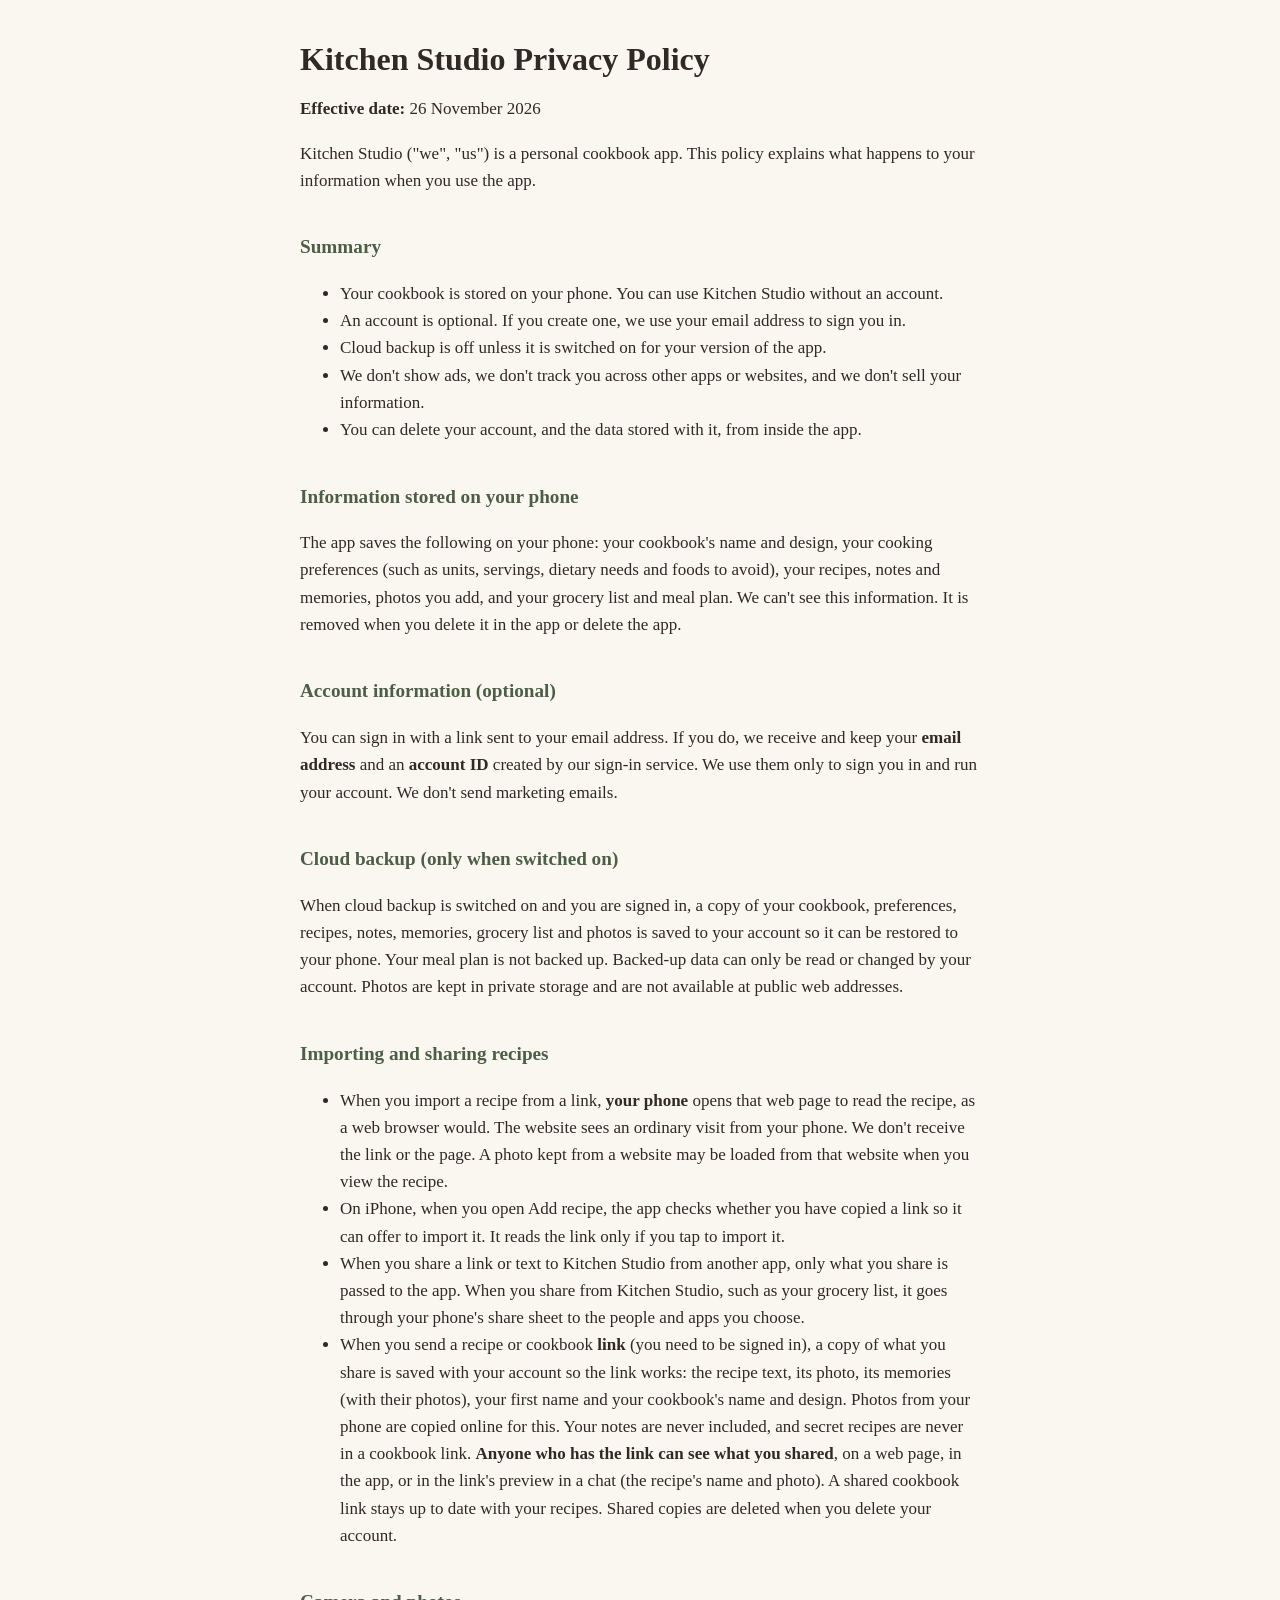
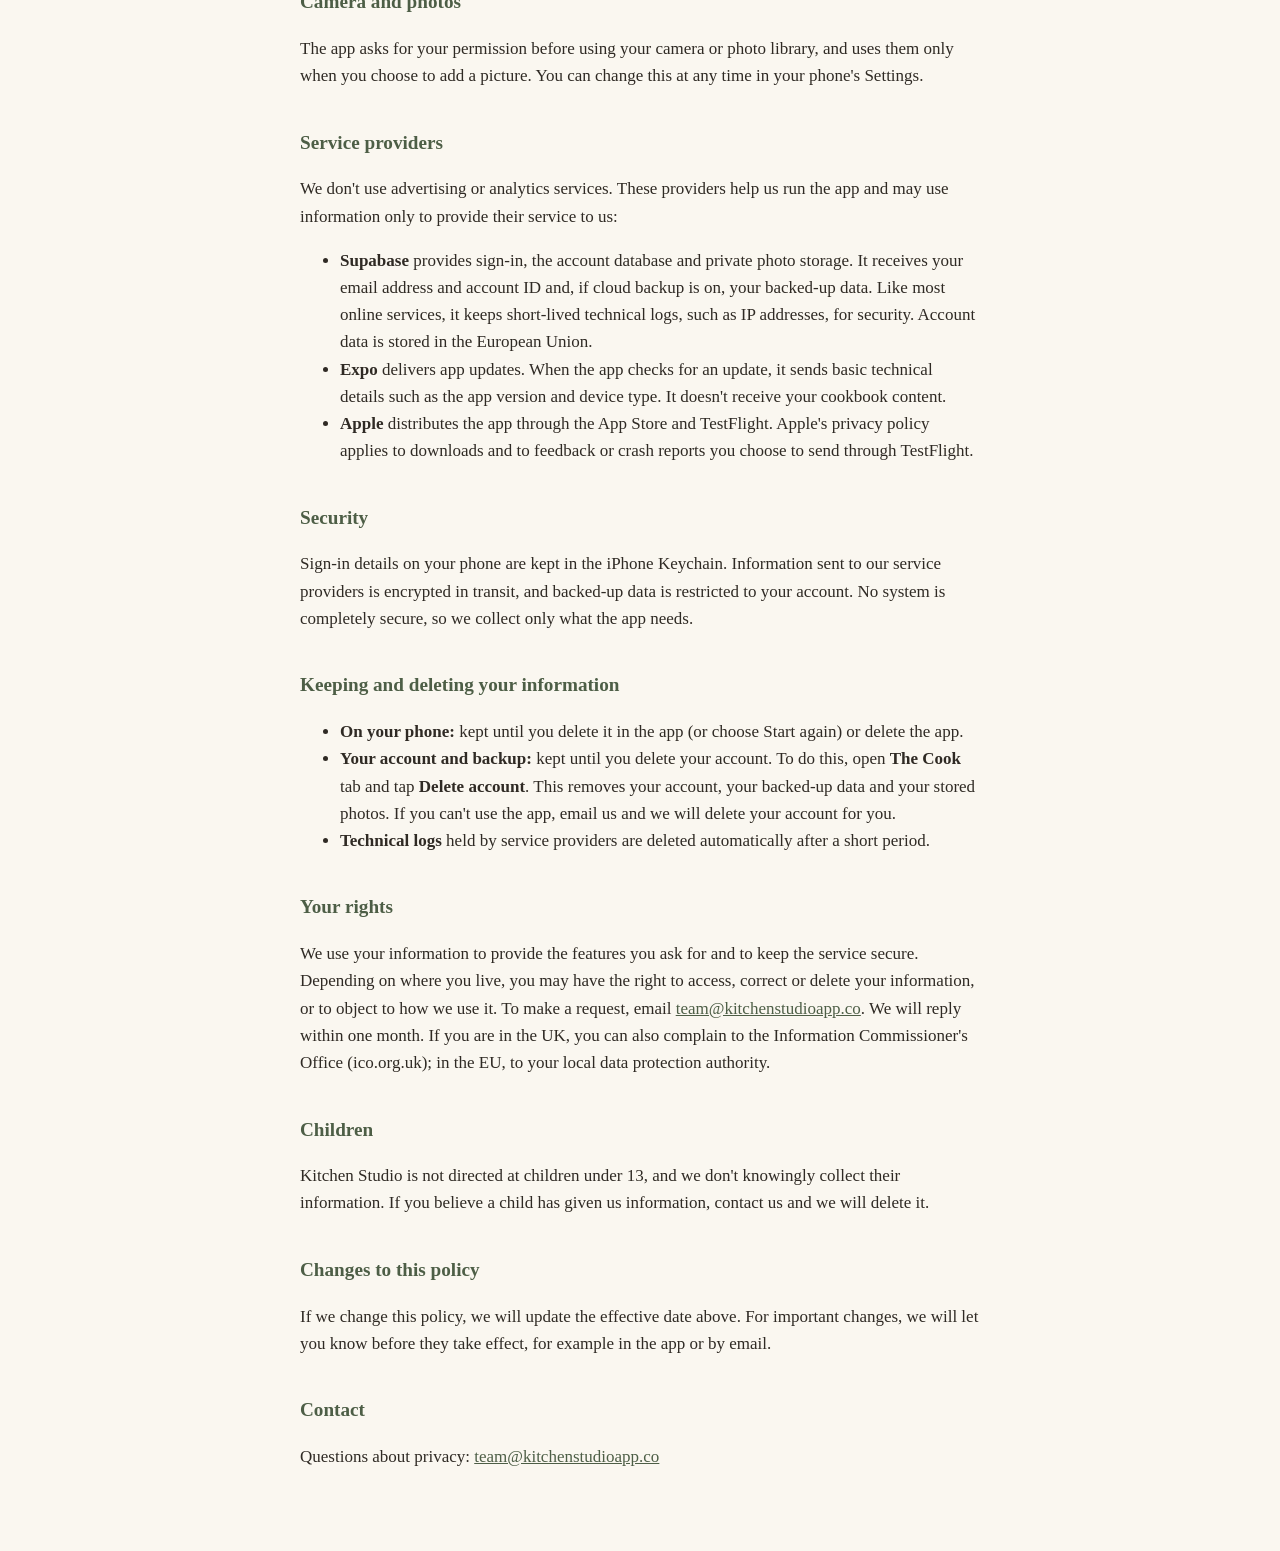
<file: index.html>
<!DOCTYPE html>
<html lang="en">
<head>
<meta charset="utf-8">
<meta name="viewport" content="width=device-width, initial-scale=1">
<meta name="robots" content="noindex">
<title>Kitchen Studio Privacy Policy</title>
<style>
  body { margin: 0; background: #FAF7F0; color: #2F2A24; font: 17px/1.6 Georgia, "Times New Roman", serif; }
  main { max-width: 680px; margin: 0 auto; padding: 40px 22px 64px; }
  h1 { font-size: 2rem; line-height: 1.2; margin: 0 0 8px; }
  h2 { font-size: 1.2rem; margin: 2em 0 0.5em; color: #4D5E46; }
  a { color: #4D5E46; }
</style>
</head>
<body>
<main>
<h1 id="kitchen-studio-privacy-policy">Kitchen Studio Privacy
Policy</h1>
<p><strong>Effective date:</strong> 26 November 2026</p>
<p>Kitchen Studio ("we", "us") is a personal cookbook app. This policy
explains what happens to your information when you use the app.</p>
<h2 id="summary">Summary</h2>
<ul>
<li>Your cookbook is stored on your phone. You can use Kitchen Studio
without an account.</li>
<li>An account is optional. If you create one, we use your email address
to sign you in.</li>
<li>Cloud backup is off unless it is switched on for your version of the
app.</li>
<li>We don't show ads, we don't track you across other apps or websites,
and we don't sell your information.</li>
<li>You can delete your account, and the data stored with it, from
inside the app.</li>
</ul>
<h2 id="information-stored-on-your-phone">Information stored on your
phone</h2>
<p>The app saves the following on your phone: your cookbook's name and
design, your cooking preferences (such as units, servings, dietary needs
and foods to avoid), your recipes, notes and memories, photos you add,
and your grocery list and meal plan. We can't see this information. It
is removed when you delete it in the app or delete the app.</p>
<h2 id="account-information-optional">Account information
(optional)</h2>
<p>You can sign in with a link sent to your email address. If you do, we
receive and keep your <strong>email address</strong> and an
<strong>account ID</strong> created by our sign-in service. We use them
only to sign you in and run your account. We don't send marketing
emails.</p>
<h2 id="cloud-backup-only-when-switched-on">Cloud backup (only when
switched on)</h2>
<p>When cloud backup is switched on and you are signed in, a copy of
your cookbook, preferences, recipes, notes, memories, grocery list and
photos is saved to your account so it can be restored to your phone.
Your meal plan is not backed up. Backed-up data can only be read or
changed by your account. Photos are kept in private storage and are not
available at public web addresses.</p>
<h2 id="importing-and-sharing-recipes">Importing and sharing
recipes</h2>
<ul>
<li>When you import a recipe from a link, <strong>your phone</strong>
opens that web page to read the recipe, as a web browser would. The
website sees an ordinary visit from your phone. We don't receive the
link or the page. A photo kept from a website may be loaded from that
website when you view the recipe.</li>
<li>On iPhone, when you open Add recipe, the app checks whether you have
copied a link so it can offer to import it. It reads the link only if
you tap to import it.</li>
<li>When you share a link or text to Kitchen Studio from another app,
only what you share is passed to the app. When you share from Kitchen
Studio, such as your grocery list, it goes through your phone's share
sheet to the people and apps you choose.</li>
<li>When you send a recipe or cookbook <strong>link</strong> (you need to
be signed in), a copy of what you share is saved with your account so the
link works: the recipe text, its photo, its memories (with their photos),
your first name and your cookbook's name and design. Photos from your phone
are copied online for this. Your notes are never included, and secret
recipes are never in a cookbook link. <strong>Anyone who has the link can
see what you shared</strong>, on a web page, in the app, or in the link's
preview in a chat (the recipe's name and photo). A shared cookbook link stays
up to date with your recipes. Shared copies are deleted when you delete
your account.</li>
</ul>
<h2 id="camera-and-photos">Camera and photos</h2>
<p>The app asks for your permission before using your camera or photo
library, and uses them only when you choose to add a picture. You can
change this at any time in your phone's Settings.</p>
<h2 id="service-providers">Service providers</h2>
<p>We don't use advertising or analytics services. These providers help
us run the app and may use information only to provide their service to
us:</p>
<ul>
<li><strong>Supabase</strong> provides sign-in, the account database and
private photo storage. It receives your email address and account ID
and, if cloud backup is on, your backed-up data. Like most online
services, it keeps short-lived technical logs, such as IP addresses, for
security. Account data is stored in the European Union.</li>
<li><strong>Expo</strong> delivers app updates. When the app checks for
an update, it sends basic technical details such as the app version and
device type. It doesn't receive your cookbook content.</li>
<li><strong>Apple</strong> distributes the app through the App Store and
TestFlight. Apple's privacy policy applies to downloads and to feedback
or crash reports you choose to send through TestFlight.</li>
</ul>
<h2 id="security">Security</h2>
<p>Sign-in details on your phone are kept in the iPhone Keychain.
Information sent to our service providers is encrypted in transit, and
backed-up data is restricted to your account. No system is completely
secure, so we collect only what the app needs.</p>
<h2 id="keeping-and-deleting-your-information">Keeping and deleting your
information</h2>
<ul>
<li><strong>On your phone:</strong> kept until you delete it in the app
(or choose Start again) or delete the app.</li>
<li><strong>Your account and backup:</strong> kept until you delete your
account. To do this, open <strong>The Cook</strong> tab and tap
<strong>Delete account</strong>. This removes your account, your
backed-up data and your stored photos. If you can't use the app, email
us and we will delete your account for you.</li>
<li><strong>Technical logs</strong> held by service providers are
deleted automatically after a short period.</li>
</ul>
<h2 id="your-rights">Your rights</h2>
<p>We use your information to provide the features you ask for and to
keep the service secure. Depending on where you live, you may have the
right to access, correct or delete your information, or to object to how
we use it. To make a request, email <a
href="mailto:team@kitchenstudioapp.co">team@kitchenstudioapp.co</a>. We
will reply within one month. If you are in the UK, you can also complain
to the Information Commissioner's Office (ico.org.uk); in the EU, to
your local data protection authority.</p>
<h2 id="children">Children</h2>
<p>Kitchen Studio is not directed at children under 13, and we don't
knowingly collect their information. If you believe a child has given us
information, contact us and we will delete it.</p>
<h2 id="changes-to-this-policy">Changes to this policy</h2>
<p>If we change this policy, we will update the effective date above.
For important changes, we will let you know before they take effect, for
example in the app or by email.</p>
<h2 id="contact">Contact</h2>
<p>Questions about privacy: <a
href="mailto:team@kitchenstudioapp.co">team@kitchenstudioapp.co</a></p>
</main>
</body>
</html>
</file>
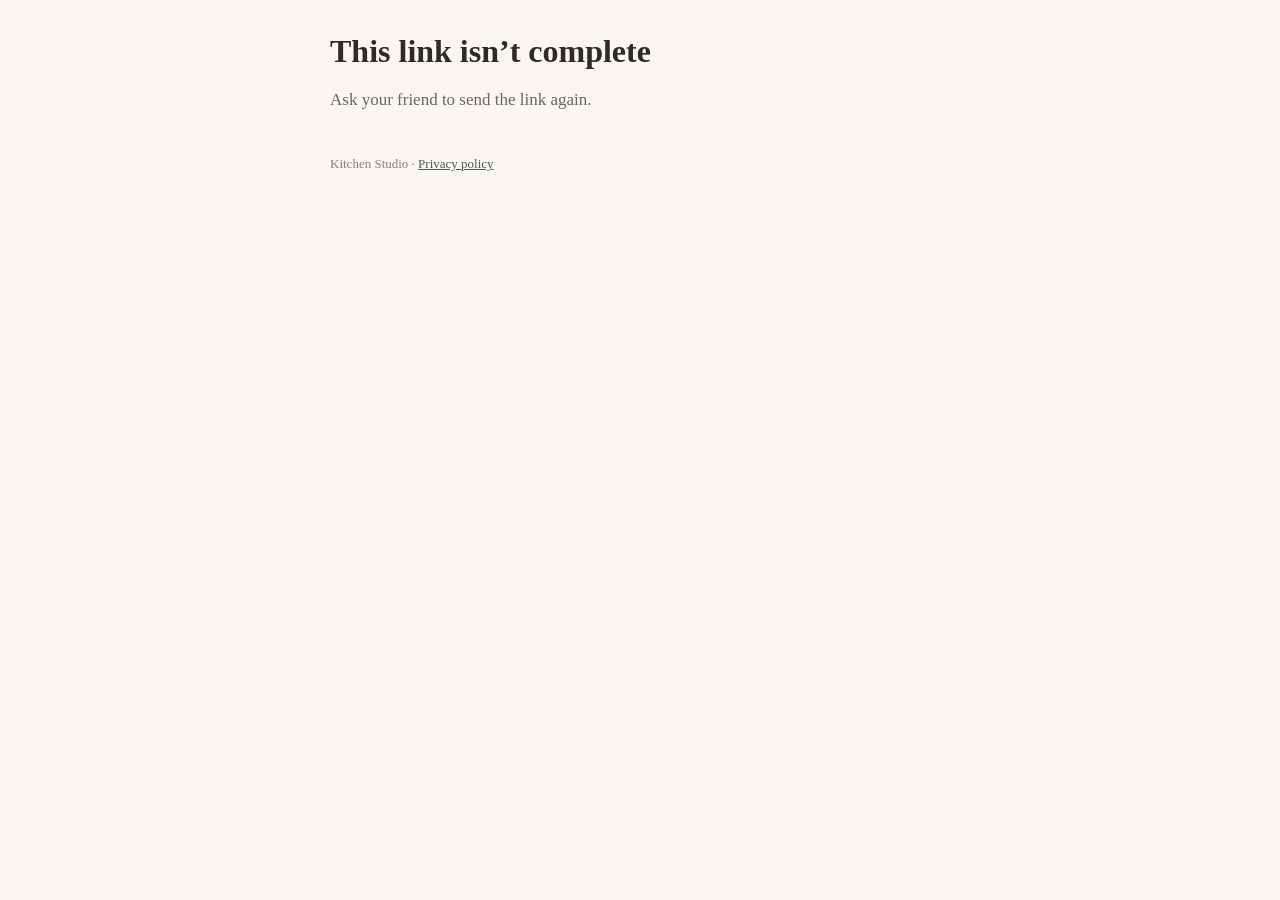
<file: c/index.html>
<!DOCTYPE html>
<html lang="en">
<head>
<meta charset="utf-8">
<meta name="viewport" content="width=device-width, initial-scale=1">
<meta name="robots" content="noindex, nofollow">
<meta name="referrer" content="no-referrer">
<title>A cookbook shared from Kitchen Studio</title>
<meta property="og:title" content="A cookbook shared from Kitchen Studio">
<meta property="og:description" content="Tap to see it, or open it in Kitchen Studio.">
<meta property="og:site_name" content="Kitchen Studio">
<link rel="stylesheet" href="../share/share.css">
</head>
<body data-kind="cookbook">
<main>
<div id="share"><p class="muted">Opening…</p></div>
<noscript><p>Turn on JavaScript to see what was shared, or open the link on your iPhone with Kitchen Studio.</p></noscript>
<footer>Kitchen Studio · <a href="../">Privacy policy</a></footer>
</main>
<script src="../share/share.js"></script>
</body>
</html>
</file>
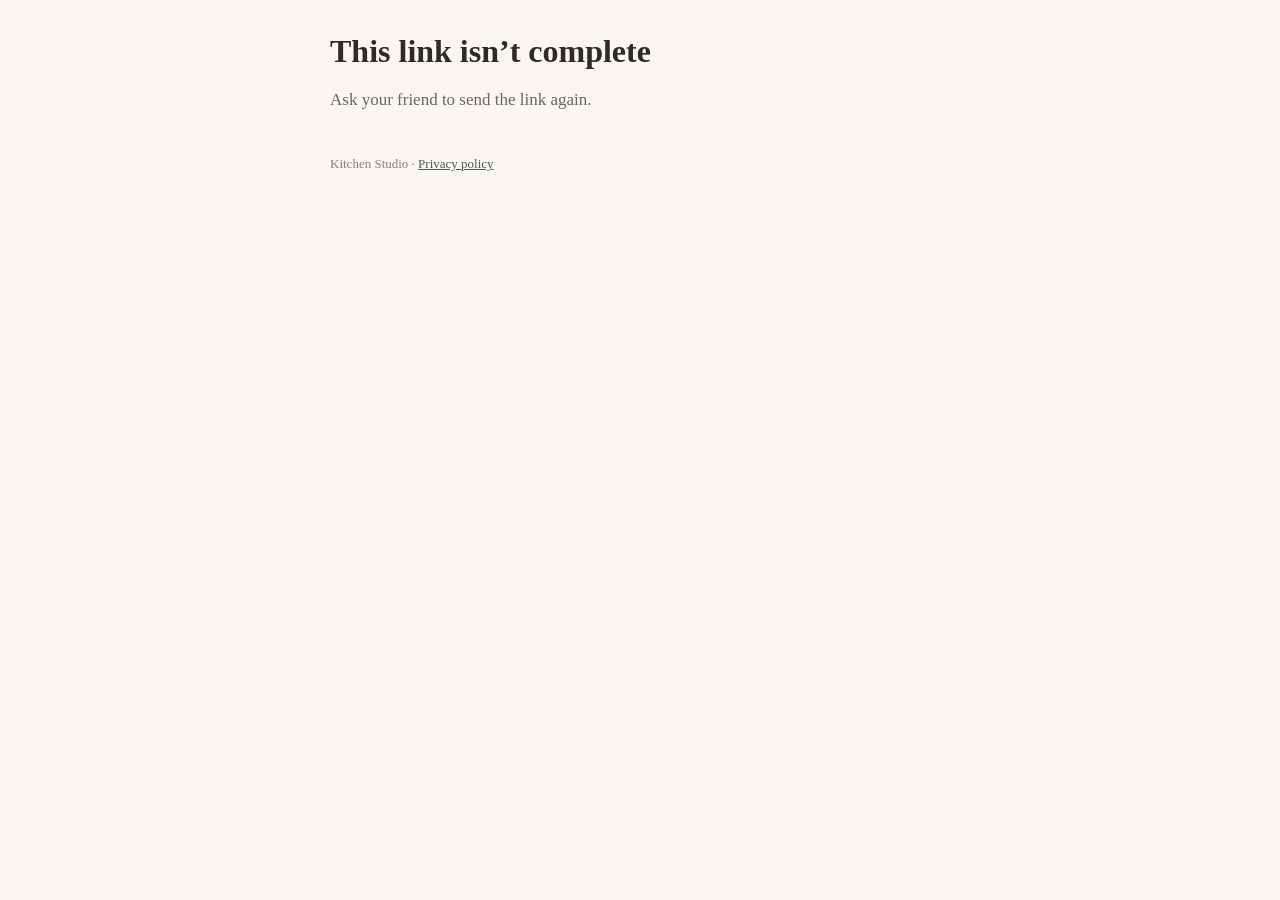
<file: r/index.html>
<!DOCTYPE html>
<html lang="en">
<head>
<meta charset="utf-8">
<meta name="viewport" content="width=device-width, initial-scale=1">
<meta name="robots" content="noindex, nofollow">
<meta name="referrer" content="no-referrer">
<title>A recipe shared from Kitchen Studio</title>
<meta property="og:title" content="A recipe shared from Kitchen Studio">
<meta property="og:description" content="Tap to see it, or open it in Kitchen Studio.">
<meta property="og:site_name" content="Kitchen Studio">
<link rel="stylesheet" href="../share/share.css">
</head>
<body data-kind="recipe">
<main>
<div id="share"><p class="muted">Opening…</p></div>
<noscript><p>Turn on JavaScript to see what was shared, or open the link on your iPhone with Kitchen Studio.</p></noscript>
<footer>Kitchen Studio · <a href="../">Privacy policy</a></footer>
</main>
<script src="../share/share.js"></script>
</body>
</html>
</file>
<file: share/share.css>
body { margin: 0; background: #FAF7F0; color: #2F2A24; font: 17px/1.55 Georgia, "Times New Roman", serif; }
main { max-width: 620px; margin: 0 auto; padding: 32px 22px 64px; }
.from { font: 12px/1.4 -apple-system, system-ui, sans-serif; letter-spacing: 0.14em; text-transform: uppercase; color: #6E6458; margin: 0 0 6px; }
h1 { font-size: 2rem; line-height: 1.2; margin: 0 0 14px; }
h2 { font-size: 1.1rem; margin: 1.8em 0 0.5em; color: #4D5E46; }
.photo { width: 100%; max-height: 320px; object-fit: cover; border-radius: 14px; margin: 6px 0 14px; }
.facts { color: #6E6458; margin: 0 0 8px; }
.open { display: block; text-align: center; background: #4D5E46; color: #fff; text-decoration: none; padding: 15px 20px; border-radius: 999px; font: 600 16px/1.2 -apple-system, system-ui, sans-serif; margin: 22px 0 10px; }
.note { font-size: 14px; color: #6E6458; margin: 0 0 18px; }
ul, ol { padding-left: 1.3em; }
li { margin: 0.25em 0; }
li.heading { list-style: none; margin-left: -1.3em; font-weight: bold; margin-top: 0.8em; }
.card { background: #fff; border: 1px solid #E6DED0; border-radius: 14px; padding: 12px 16px; margin: 10px 0; }
.card strong { display: block; }
.muted { color: #6E6458; }
footer { margin-top: 40px; font-size: 13px; color: #8A8073; }
footer a { color: #4D5E46; }
main a { color: #4D5E46; }
</file>
